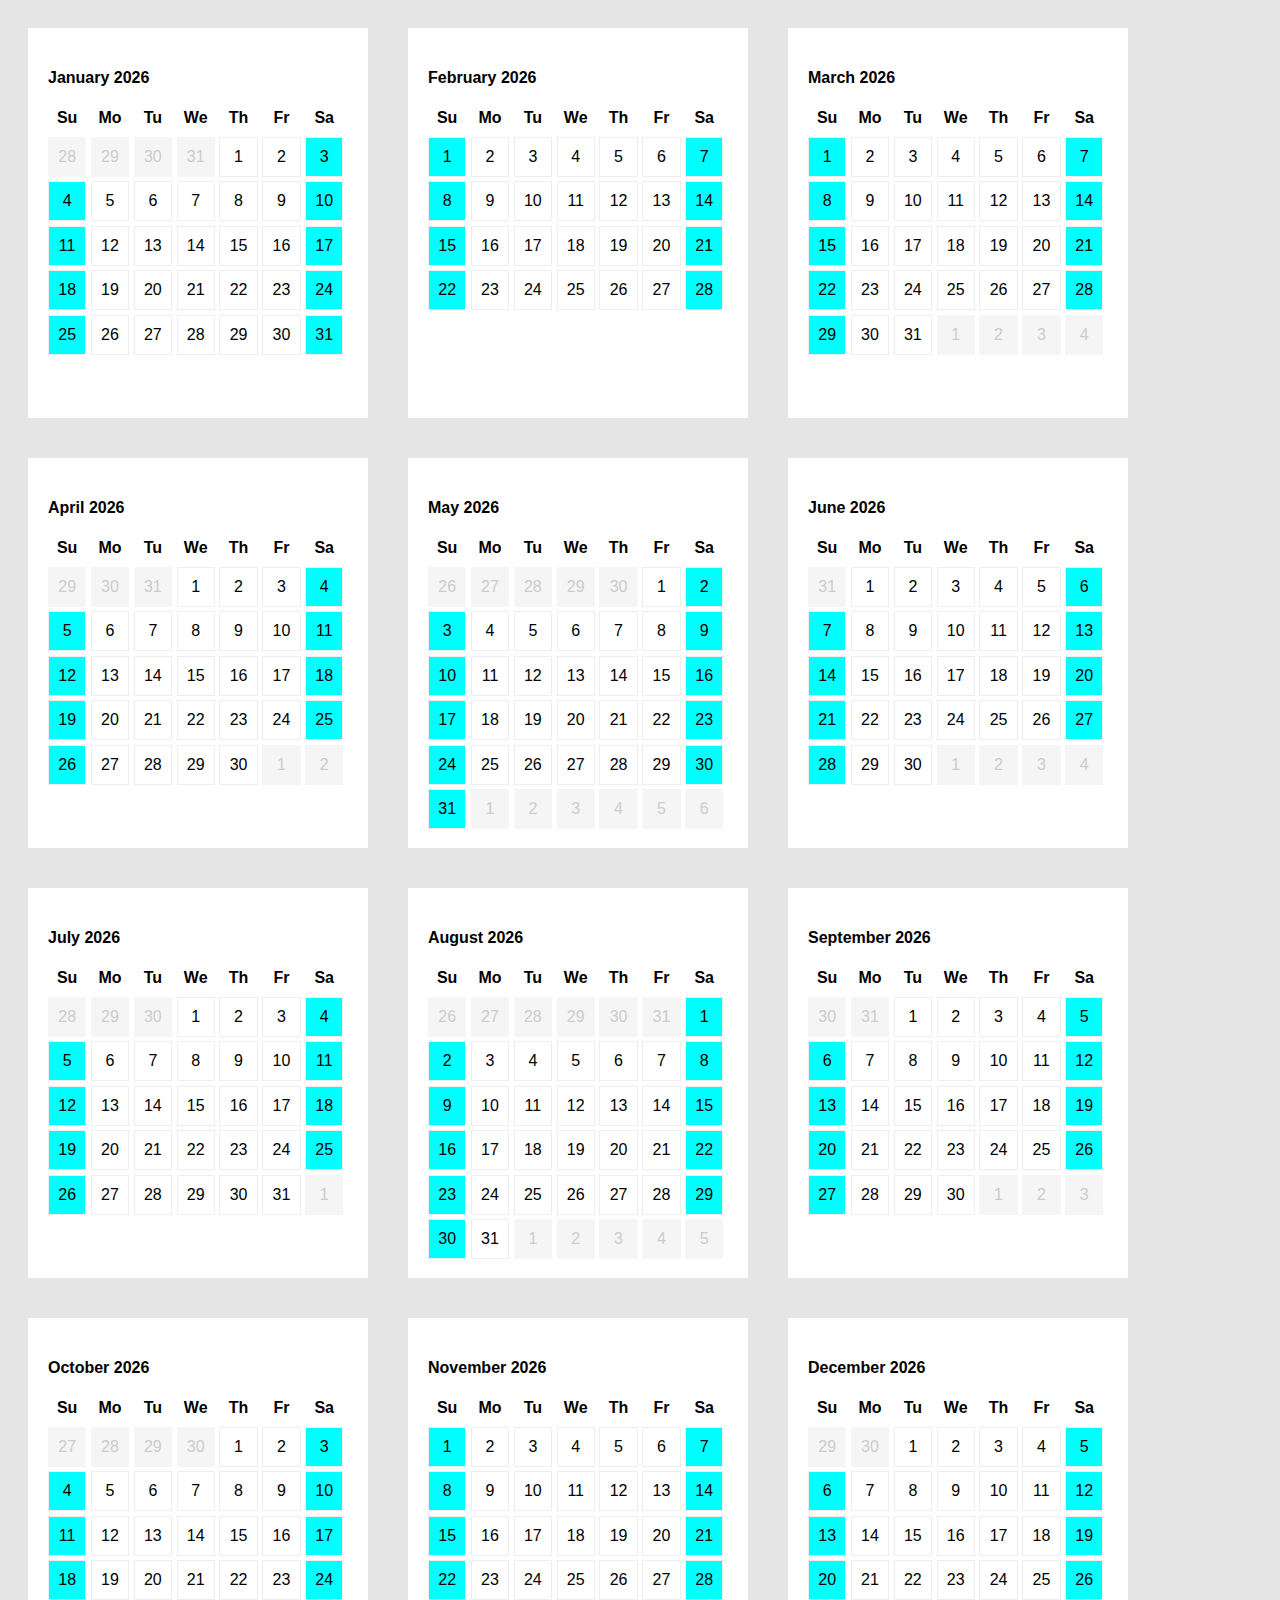
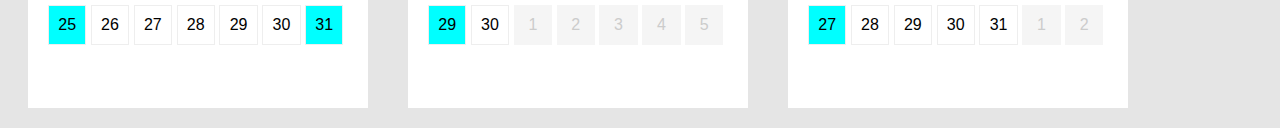
<file: test.html>
<html>
	<head>
		<link rel="stylesheet" href="style.css">
	</head>
	<body>
		<div id="calendar"></div>
		<script type="text/javascript" src="calendarize.js"></script>
		<script type="text/javascript">
			var $calendar = document.getElementById("calendar");
			var currentYear = new Date().getFullYear();
			var calendarize = new Calendarize();
			calendarize.buildYearCalendar($calendar, currentYear);
		</script>
	</body>
</html>
</file>
<file: style.css>
html, body {
	background: #e5e5e5;
	font-family: sans-serif;
}
.month {
	width: 300px;
	padding: 20px;
	background: white;
	position: relative;
	overflow: hidden;
	float: left;
	margin: 20px;
	height: 350px;
}
.month h3 {
	text-align: center;
	margin: -20px -20px 30px -20px;
	padding: 20px 0;
	background: white;
	color: #fff;
}

.day, .dow, .dummy-day {
	display: inline-block;
	width: 12.7864%;
	float: left;
	text-align: center;
	margin-right: 1.5%;
}
.dow {
	font-weight: bold;
	margin-bottom: 10px;
}
.day {
	color: black;
	cursor: pointer;
	box-shadow: inset 0 0 0 1px #eee;
}
.day.weekend {
	background: cyan;
}
.day, .dummy-day {
	height: 40px;
	line-height: 40px;
	margin-bottom: 1.5%;
	background: #fff;
}
.dummy-day {
	background: #f5f5f5;
	color: #ccc;
}
</file>
